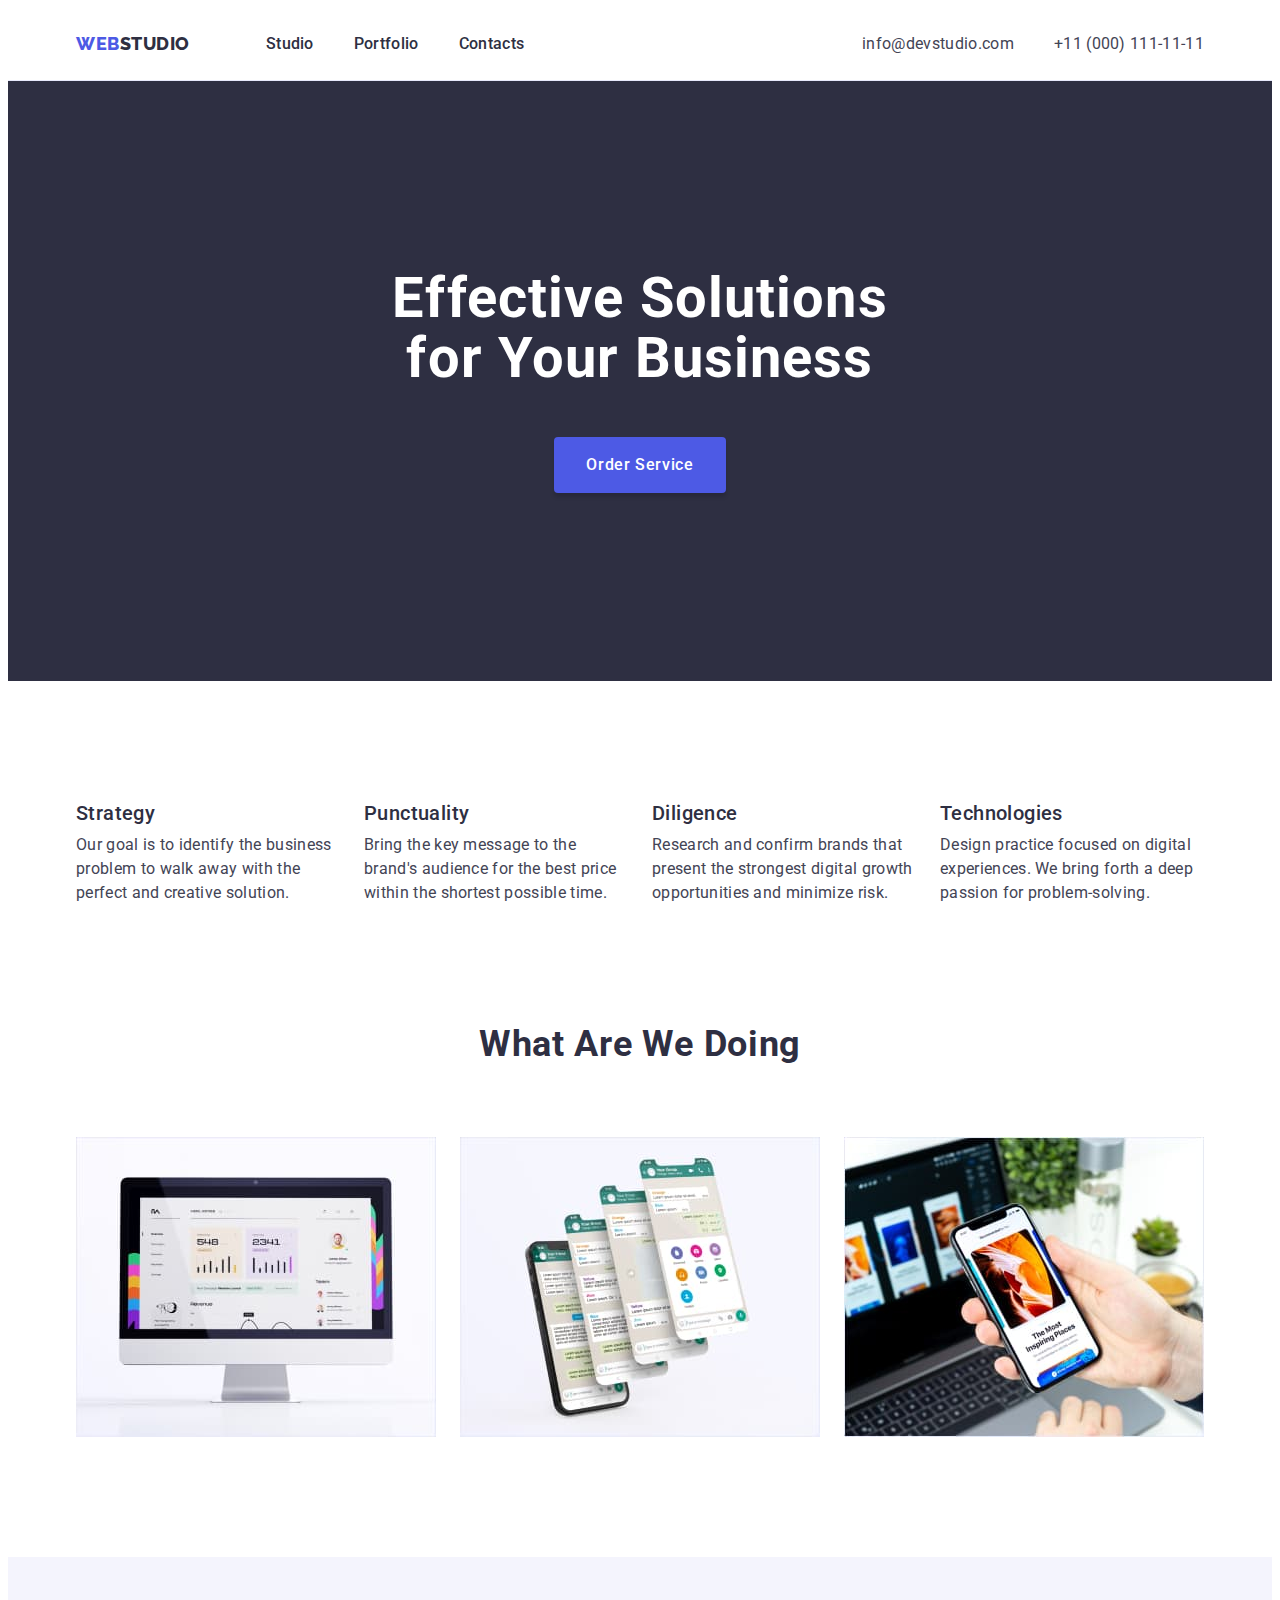
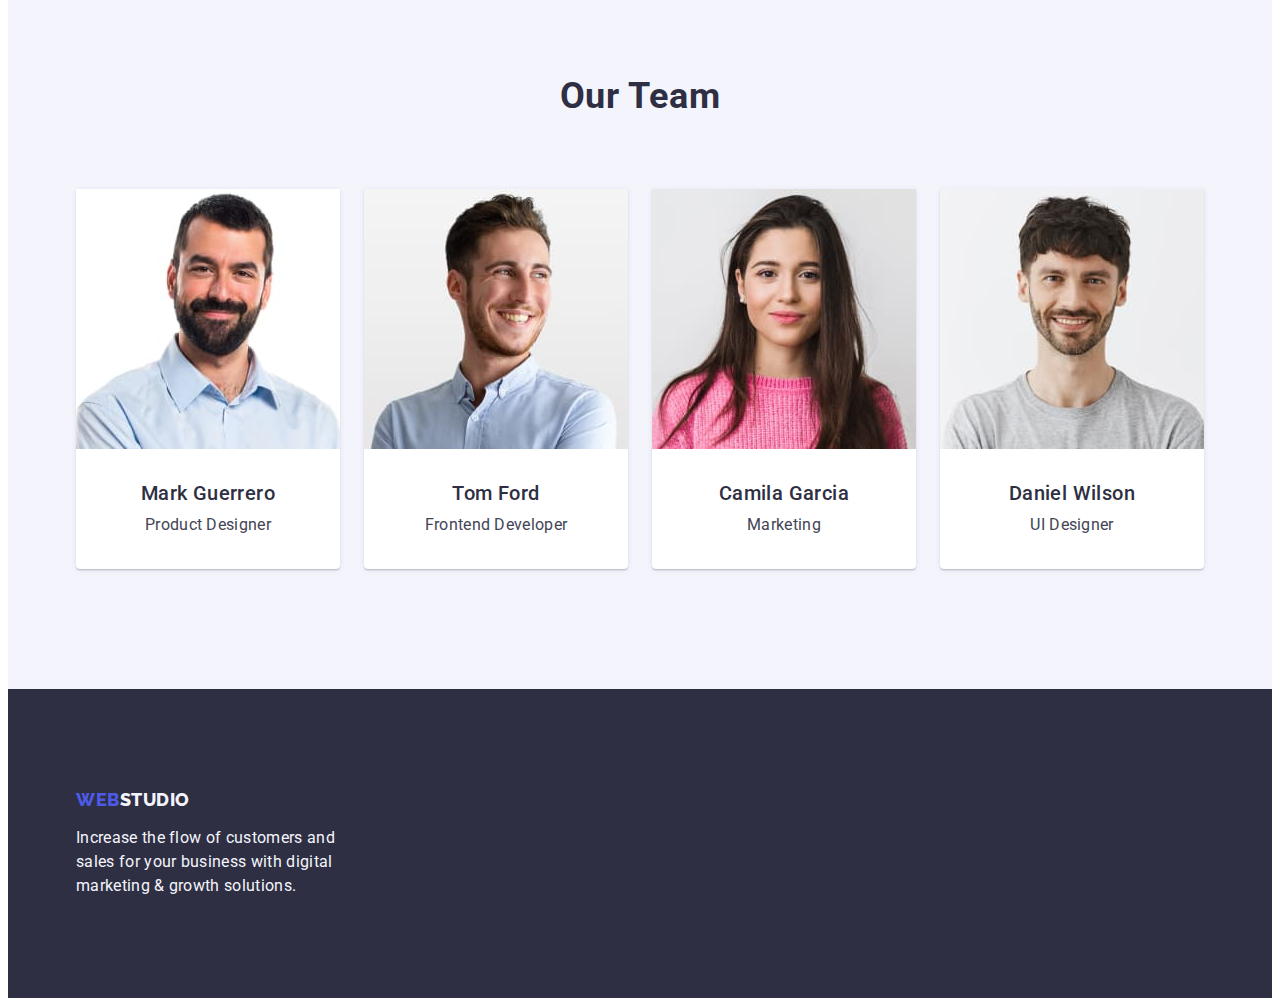
<file: index.html>
<!DOCTYPE html>
<html lang="en">
  <head>
    <meta charset="UTF-8" />
    <meta name="viewport" content="width=device-width, initial-scale=1.0" />
    <title>WebStudio</title>
    <link rel="preconnect" href="https://fonts.googleapis.com" />
    <link rel="preconnect" href="https://fonts.gstatic.com" crossorigin />
    <link
      href="https://fonts.googleapis.com/css2?family=Raleway:wght@800&family=Roboto:wght@400;500;700&display=swap"
      rel="stylesheet"
    />
    <link
      rel="stylesheet"
      href="https://cdnjs.cloudflare.com/ajax/libs/modern-normalize/2.0.0/modern-normalize.min.css"
      integrity="sha512-4xo8blKMVCiXpTaLzQSLSw3KFOVPWhm/TRtuPVc4WG6kUgjH6J03IBuG7JZPkcWMxJ5huwaBpOpnwYElP/m6wg=="
      crossorigin="anonymous"
      referrerpolicy="no-referrer"
    />
    <link rel="stylesheet" href="./css/styles.css" />
  </head>
  <body>
    <header class="header-style">
      <div class="container header-container">
        <nav class="nav-style">
          <a class="logo-font link logo-header" href="./index.html"
            >Web<span class="logo-right">Studio</span></a
          >
          <ul class="list menu-style">
            <li>
              <a class="header-link link" href="./index.html">Studio</a>
            </li>
            <li>
              <a class="header-link link" href="./portfolio.html">Portfolio</a>
            </li>
            <li>
              <a class="header-link link" href="">Contacts</a>
            </li>
          </ul>
        </nav>
        <address class="header-address">
          <ul class="list address-style">
            <li>
              <a
                class="header-address-link link"
                href="mailto:info@devstudio.com"
                >info@devstudio.com</a
              >
            </li>
            <li>
              <a class="header-address-link link" href="tel:+110001111111"
                >+11 (000) 111-11-11</a
              >
            </li>
          </ul>
        </address>
      </div>
    </header>
    <main>
      <section class="hero">
        <div class="container">
          <h1 class="hero-title">Effective Solutions for Your Business</h1>
          <button class="hero-button" type="button">Order Service</button>
        </div>
      </section>
      <section class="advantage-section">
        <div class="container">
          <h2 class="section-title visually-hidden">#</h2>
          <ul class="list advantage-card-set">
            <li class="advantage-item">
              <h3 class="advantage-box-title">Strategy</h3>
              <p class="advantage-box-text">
                Our goal is to identify the business problem to walk away with
                the perfect and creative solution.
              </p>
            </li>
            <li class="advantage-item">
              <h3 class="advantage-box-title">Punctuality</h3>
              <p class="advantage-box-text">
                Bring the key message to the brand's audience for the best price
                within the shortest possible time.
              </p>
            </li>
            <li class="advantage-item">
              <h3 class="advantage-box-title">Diligence</h3>
              <p class="advantage-box-text">
                Research and confirm brands that present the strongest digital
                growth opportunities and minimize risk.
              </p>
            </li>
            <li class="advantage-item">
              <h3 class="advantage-box-title">Technologies</h3>
              <p class="advantage-box-text">
                Design practice focused on digital experiences. We bring forth a
                deep passion for problem-solving.
              </p>
            </li>
          </ul>
        </div>
      </section>
      <section class="box-section">
        <div class="container">
          <h2 class="section-title">What are we doing</h2>
          <ul class="list box-set">
            <li class="box-item">
              <img src="./images/box1.jpg" alt="Computer" width="360" />
            </li>
            <li class="box-item">
              <img src="./images/box2.jpg" alt="Telephone" width="360" />
            </li>
            <li class="box-item">
              <img src="./images/box3.jpg" alt="Laptop" width="360" />
            </li>
          </ul>
        </div>
      </section>
      <section class="team">
        <div class="container">
          <h2 class="section-title">Our Team</h2>
          <ul class="list team-card-set">
            <li class="team-card-style team-card-item">
              <img
                src="./images/team_card1.jpg"
                alt="Mark Guerrero"
                width="264"
                height="260"
              />
              <div class="team-card-subtitle">
                <h3 class="team-card-title">Mark Guerrero</h3>
                <p class="team-text">Product Designer</p>
              </div>
            </li>
            <li class="team-card-style team-card-item">
              <img
                src="./images/team_card2.jpg"
                alt="Tom Ford"
                width="264"
                height="260"
              />
              <div class="team-card-subtitle">
                <h3 class="team-card-title">Tom Ford</h3>
                <p class="team-text">Frontend Developer</p>
              </div>
            </li>
            <li class="team-card-style team-card-item">
              <img
                src="./images/team_card3.jpg"
                alt="Camila Garcia"
                width="264"
                height="260"
              />
              <div class="team-card-subtitle">
                <h3 class="team-card-title">Camila Garcia</h3>
                <p class="team-text">Marketing</p>
              </div>
            </li>
            <li class="team-card-style team-card-item">
              <img
                src="./images/team_card4.jpg"
                alt="Daniel Wilson"
                width="264"
                height="260"
              />
              <div class="team-card-subtitle">
                <h3 class="team-card-title">Daniel Wilson</h3>
                <p class="team-text">UI Designer</p>
              </div>
            </li>
          </ul>
        </div>
      </section>
    </main>
    <footer class="footer-style">
      <div class="container">
        <a class="logo-font logo-footer link" href="./index.html"
          >Web<span class="logo-right-invert">Studio</span></a
        >
        <p class="footer-paragraph">
          Increase the flow of customers and sales for your business with
          digital marketing & growth solutions.
        </p>
      </div>
    </footer>
  </body>
</html>
</file>
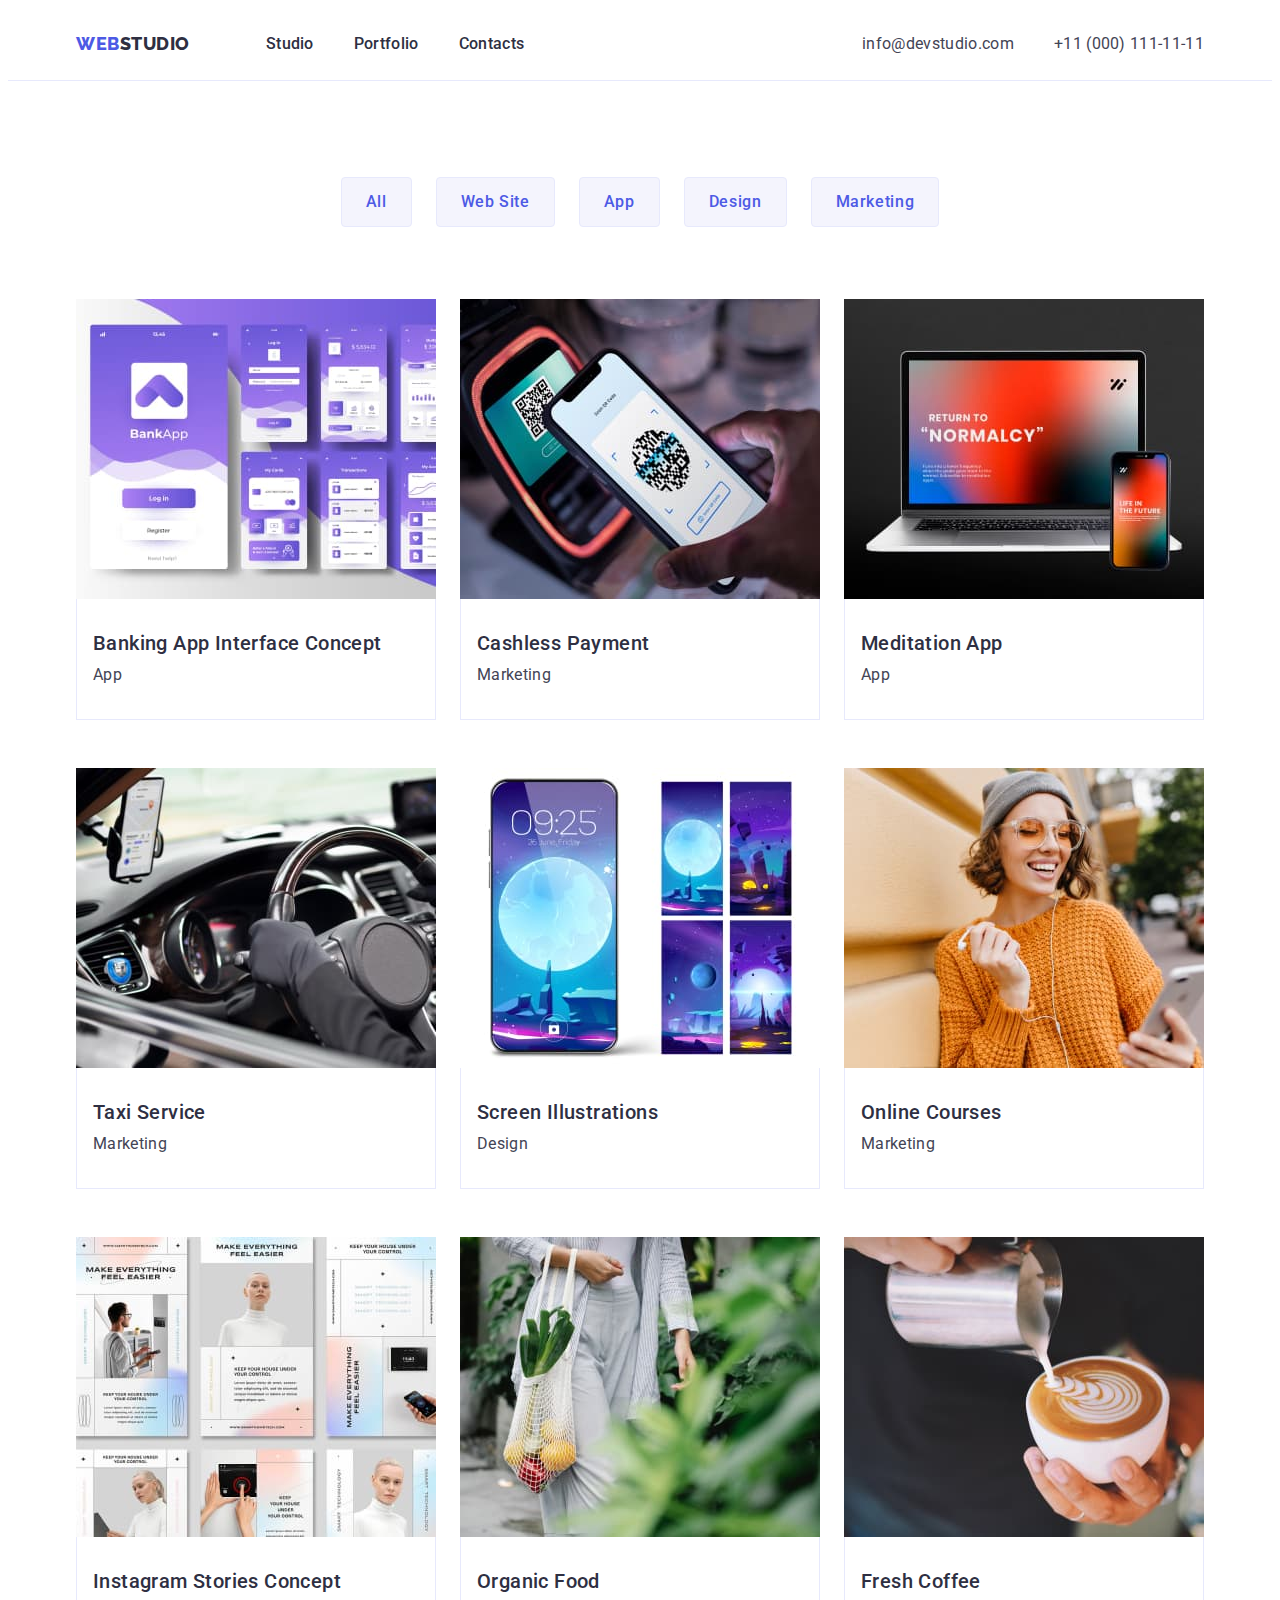
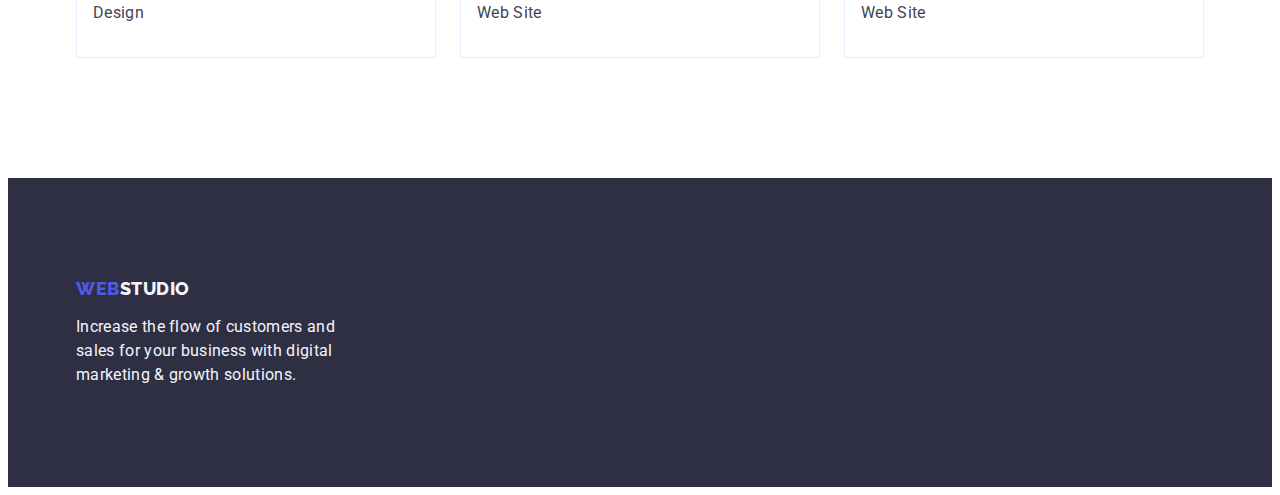
<file: portfolio.html>
<!DOCTYPE html>
<html lang="en">
  <head>
    <meta charset="UTF-8" />
    <meta name="viewport" content="width=device-width, initial-scale=1.0" />
    <title>Portfolio</title>
    <link rel="preconnect" href="https://fonts.googleapis.com" />
    <link rel="preconnect" href="https://fonts.gstatic.com" crossorigin />
    <link
      href="https://fonts.googleapis.com/css2?family=Raleway:wght@800&family=Roboto:wght@400;500;700&display=swap"
      rel="stylesheet"
    />
    <link
      rel="stylesheet"
      href="https://cdnjs.cloudflare.com/ajax/libs/modern-normalize/2.0.0/modern-normalize.min.css"
      integrity="sha512-4xo8blKMVCiXpTaLzQSLSw3KFOVPWhm/TRtuPVc4WG6kUgjH6J03IBuG7JZPkcWMxJ5huwaBpOpnwYElP/m6wg=="
      crossorigin="anonymous"
      referrerpolicy="no-referrer"
    />
    <link rel="stylesheet" href="./css/styles.css" />
  </head>

  <body>
    <header class="header-style">
      <div class="container header-container">
        <nav class="nav-style">
          <a class="logo-font link logo-header" href="./index.html"
            >Web<span class="logo-right">Studio</span></a
          >
          <ul class="list menu-style">
            <li>
              <a class="header-link link" href="./index.html">Studio</a>
            </li>
            <li>
              <a class="header-link link" href="./portfolio.html">Portfolio</a>
            </li>
            <li>
              <a class="header-link link" href="">Contacts</a>
            </li>
          </ul>
        </nav>
        <address class="header-address">
          <ul class="list address-style">
            <li>
              <a
                class="header-address-link link"
                href="mailto:info@devstudio.com"
                >info@devstudio.com</a
              >
            </li>
            <li>
              <a class="header-address-link link" href="tel:+110001111111"
                >+11 (000) 111-11-11</a
              >
            </li>
          </ul>
        </address>
      </div>
    </header>
    <main>
      <section class="portfolio-section">
        <div class="container">
          <h1 class="visually-hidden">Портфоліо</h1>
          <ul class="list portfolio-button-group">
            <li>
              <button class="portfolio-link-button" type="button">All</button>
            </li>
            <li>
              <button class="portfolio-link-button" type="button">
                Web Site
              </button>
            </li>
            <li>
              <button class="portfolio-link-button" type="button">App</button>
            </li>
            <li>
              <button class="portfolio-link-button" type="button">
                Design
              </button>
            </li>
            <li>
              <button class="portfolio-link-button" type="button">
                Marketing
              </button>
            </li>
          </ul>
          <ul class="list portfolio-card-set">
            <li class="portfolio-item">
              <a class="link" href="">
                <img
                  src="./images/portfolio1.jpg"
                  alt="Banking App Interface Concept"
                  width="360"
                />
                <div class="portfolio-subtitle">
                  <h2 class="portfolio-title">Banking App Interface Concept</h2>
                  <p class="portfolio-text">App</p>
                </div>
              </a>
            </li>
            <li class="portfolio-item">
              <a class="link" href="">
                <img
                  src="./images/portfolio2.jpg"
                  alt="Cashless Payment"
                  width="360"
                />
                <div class="portfolio-subtitle">
                  <h2 class="portfolio-title">Cashless Payment</h2>
                  <p class="portfolio-text">Marketing</p>
                </div>
              </a>
            </li>
            <li class="portfolio-item">
              <a class="link" href="">
                <img
                  src="./images/portfolio3.jpg"
                  alt="Meditation App"
                  width="360"
                />
                <div class="portfolio-subtitle">
                  <h2 class="portfolio-title">Meditation App</h2>
                  <p class="portfolio-text">App</p>
                </div>
              </a>
            </li>
            <li class="portfolio-item">
              <a class="link" href="">
                <img
                  src="./images/portfolio4.jpg"
                  alt="Taxi Service"
                  width="360"
                />
                <div class="portfolio-subtitle">
                  <h2 class="portfolio-title">Taxi Service</h2>
                  <p class="portfolio-text">Marketing</p>
                </div>
              </a>
            </li>
            <li class="portfolio-item">
              <a class="link" href="">
                <img
                  src="./images/portfolio5.jpg"
                  alt="Screen Illustrations"
                  width="360"
                />
                <div class="portfolio-subtitle">
                  <h2 class="portfolio-title">Screen Illustrations</h2>
                  <p class="portfolio-text">Design</p>
                </div>
              </a>
            </li>
            <li class="portfolio-item">
              <a class="link" href="">
                <img
                  src="./images/portfolio6.jpg"
                  alt="Online Courses"
                  width="360"
                />
                <div class="portfolio-subtitle">
                  <h2 class="portfolio-title">Online Courses</h2>
                  <p class="portfolio-text">Marketing</p>
                </div>
              </a>
            </li>
            <li class="portfolio-item">
              <a class="link" href="">
                <img
                  src="./images/portfolio7.jpg"
                  alt="Instagram Stories Concept"
                  width="360"
                />
                <div class="portfolio-subtitle">
                  <h2 class="portfolio-title">Instagram Stories Concept</h2>
                  <p class="portfolio-text">Design</p>
                </div>
              </a>
            </li>
            <li class="portfolio-item">
              <a class="link" href="">
                <img
                  src="./images/portfolio8.jpg"
                  alt="Organic Food"
                  width="360"
                />
                <div class="portfolio-subtitle">
                  <h2 class="portfolio-title">Organic Food</h2>
                  <p class="portfolio-text">Web Site</p>
                </div>
              </a>
            </li>
            <li class="portfolio-item">
              <a class="link" href="">
                <img
                  src="./images/portfolio9.jpg"
                  alt="Fresh Coffee"
                  width="360"
                />
                <div class="portfolio-subtitle">
                  <h2 class="portfolio-title">Fresh Coffee</h2>
                  <p class="portfolio-text">Web Site</p>
                </div>
              </a>
            </li>
          </ul>
        </div>
      </section>
    </main>
    <footer class="footer-style">
      <div class="container">
        <a class="logo-font logo-footer link" href="./index.html"
          >Web<span class="logo-right-invert">Studio</span></a
        >
        <p class="footer-paragraph">
          Increase the flow of customers and sales for your business with
          digital marketing & growth solutions.
        </p>
      </div>
    </footer>
  </body>
</html>
</file>
<file: css/styles.css>
:root {
  --color-primary-brand: #4d5ae5;
  --color-pressed-state: #404bbf;
  --color-dark: #2e2f42;
  --color-success: #31d0aa;
  --color-text: #434455;
  --color-subtle-text: #8e8f99;
  --color-accent: #e7e9fc;
  --color-light: #f4f4fd;
  --color-white-background: #ffffff;
  --color-modal-background: #fcfcfc;
}
*,
*::before,
*::after {
  box-sizing: border-box;
}

h1,
h2,
h3,
h4,
h5,
h6,
p,
a,
ul,
ol {
  margin: 0;
}
.container {
  max-width: 1440px;
  margin: 0 auto;
  width: 1158px;
  padding-left: 15px;
  padding-right: 15px;
}

body {
  font-family: 'Roboto', sans-serif;
  color: var(--color-text);
  background-color: var(--color-white-background);
}
img {
  display: block;
  max-width: 100%;
}
.link {
  text-decoration: none;
  padding-left: 0;
}

.list {
  list-style-type: none;
  padding-left: 0;
}

.logo-font {
  font-family: 'Raleway', sans-serif;
  font-size: 18px;
  font-style: normal;
  font-weight: 800;
  line-height: 1.17;
  letter-spacing: 0.54px;
  text-transform: uppercase;
  color: var(--color-primary-brand);
}

.logo-right {
  color: var(--color-dark);
}

.logo-right-invert {
  color: var(--color-light);
}

.header-link {
  display: inline-block;
  color: var(--color-dark);
  font-size: 16px;
  font-style: normal;
  font-weight: 500;
  line-height: 1.5;
  letter-spacing: 0.02em;
  padding: 24px 0;
}

.header-link:hover,
.header-link:focus {
  color: var(--color-pressed-state);
  text-decoration: underline;
}

.header-address {
  font-style: normal;
}

.header-address-link {
  display: inline-block;
  color: var(--color-text);
  font-size: 16px;
  font-weight: 400;
  line-height: 1.5;
  letter-spacing: 0.32px;
  padding: 24px 0;
}

.header-address-link:hover,
.header-address-link:focus {
  color: var(--color-pressed-state);
}
.header-style {
  border-bottom: 1px solid var(--color-accent);
}
.nav-style {
  display: flex;
  align-items: center;
}
.logo-header {
  margin-right: 76px;
}
.menu-style {
  display: flex;
  gap: 40px;
}
.address-style {
  display: flex;
  gap: 40px;
}
.header-container {
  display: flex;
  justify-content: space-between;
}
.hero {
  color: var(--color-white-background);
  background-color: var(--color-dark);
  padding: 188px 0;
}
.hero-title {
  text-align: center;
  font-size: 56px;
  font-style: normal;
  font-weight: 700;
  line-height: 1.07;
  letter-spacing: 0.02em;

  max-width: 496px;
  margin: 0 auto 48px auto;
}
.hero-button {
  display: block;
  color: inherit;
  cursor: pointer;
  font-family: 'Roboto', sans-serif;
  background: var(--color-primary-brand);
  font-weight: 500;
  font-size: 16px;
  line-height: 1.5;
  letter-spacing: 0.04em;
  padding: 16px 32px;
  border-radius: 4px;
  box-shadow: 0px 4px 4px 0px rgba(0, 0, 0, 0.15);
  min-width: 169px;
  height: 56px;
  border: none;
  margin: 0 auto;
}
.hero-button:hover,
.hero-button:focus {
  background-color: var(--color-pressed-state);
}
.section-title {
  text-align: center;
  color: var(--color-dark);
  font-weight: 700;
  font-size: 36px;
  line-height: 1.11;
  letter-spacing: 0.02em;
  text-transform: capitalize;
  margin-bottom: 72px;
}

.advantage-box-title {
  color: var(--color-dark);
  font-size: 20px;
  font-weight: 500;
  line-height: 1.2;
  letter-spacing: 0.02em;
  margin-bottom: 8px;
}

.advantage-box-text {
  color: var(--color-text);
  font-size: 16px;
  font-weight: 400;
  line-height: 1.5;
  letter-spacing: 0.02em;
}
.advantage-card-set {
  display: flex;
  flex-wrap: wrap;
  gap: 24px;
}

.advantage-item {
  flex-basis: calc((100% - 72px) / 4);
}
.advantage-section {
  padding: 120px 0;
}
.box-set {
  display: flex;
  flex-wrap: wrap;
  gap: 24px;
  margin-top: 0;
  margin-bottom: 0;
}

.box-item {
  flex-basis: calc((100% - 48px) / 3);
}
.box-section {
  padding-bottom: 120px;
}
.team {
  background-color: var(--color-light);
  padding: 120px 0;
}

.team-card-title {
  color: var(--color-dark);
  font-size: 20px;
  font-weight: 500;
  line-height: 1.2;
  letter-spacing: 0.02em;
  text-align: center;
  margin-bottom: 8px;
}

.team-card-style {
  background-color: var(--color-white-background);
  border-radius: 0px 0px 4px 4px;
  box-shadow: 0px 2px 1px 0px rgba(46, 47, 66, 0.08),
    0px 1px 1px 0px rgba(46, 47, 66, 0.16),
    0px 1px 6px 0px rgba(46, 47, 66, 0.08);
}

.team-text {
  color: var(--color-text);
  font-size: 16px;
  font-weight: 400;
  line-height: 1.5;
  letter-spacing: 0.02em;
  text-align: center;
}

.team-card-subtitle {
  padding: 32px 0;
}
.team-card-set {
  display: flex;
  flex-wrap: wrap;
  gap: 24px;
  margin-top: 0;
  margin-bottom: 0;
}

.team-card-item {
  flex-basis: calc((100% - 72px) / 4);
}
.portfolio-text {
  color: var(--color-text);
  font-size: 16px;
  font-weight: 400;
  line-height: 1.5;
  letter-spacing: 0.02em;
}
.logo-footer {
  display: inline-block;
  margin-bottom: 16px;
}
.footer-style {
  background-color: var(--color-dark);
  padding: 100px 0;
}
.footer-paragraph {
  color: var(--color-light);
  font-size: 16px;
  font-weight: 400;
  line-height: 1.5;
  letter-spacing: 0.02em;
  max-width: 264px;
}

.portfolio-title {
  color: var(--color-dark);
  font-size: 20px;
  font-weight: 500;
  line-height: 1.2;
  letter-spacing: 0.02em;
  text-transform: capitalize;
  margin-bottom: 8px;
}

.portfolio-link-button {
  font-family: inherit;
  color: var(--color-primary-brand);
  font-weight: 500;
  font-size: 16px;
  line-height: 1.5;
  letter-spacing: 0.04em;
  border: 1px solid var(--color-accent);
  background: var(--color-light);
  cursor: pointer;
  padding: 12px 24px;
  border-radius: 4px;
}
.portfolio-link-button:hover,
.portfolio-link-button:focus {
  color: var(--color-white-background);
  background: var(--color-pressed-state);
  border: 1px solid transparent;
}

.portfolio-card-set {
  display: flex;
  flex-wrap: wrap;
  column-gap: 24px;
  row-gap: 48px;
}

.portfolio-item {
  flex-basis: calc((100% - 48px) / 3);
}

.portfolio-subtitle {
  border: 1px solid var(--color-accent);
  padding: 32px 16px;
  border-top: none;
}
.portfolio-section {
  padding: 96px 0 120px 0;
}

.portfolio-button-group {
  display: flex;
  justify-content: center;
  gap: 24px;
  margin-bottom: 72px;
}
.visually-hidden {
  position: absolute;
  width: 1px;
  height: 1px;
  margin: -1px;
  border: 0;
  padding: 0;
  white-space: nowrap;
  clip-path: inset(100%);
  clip: rect(0 0 0 0);
  overflow: hidden;
}
</file>
